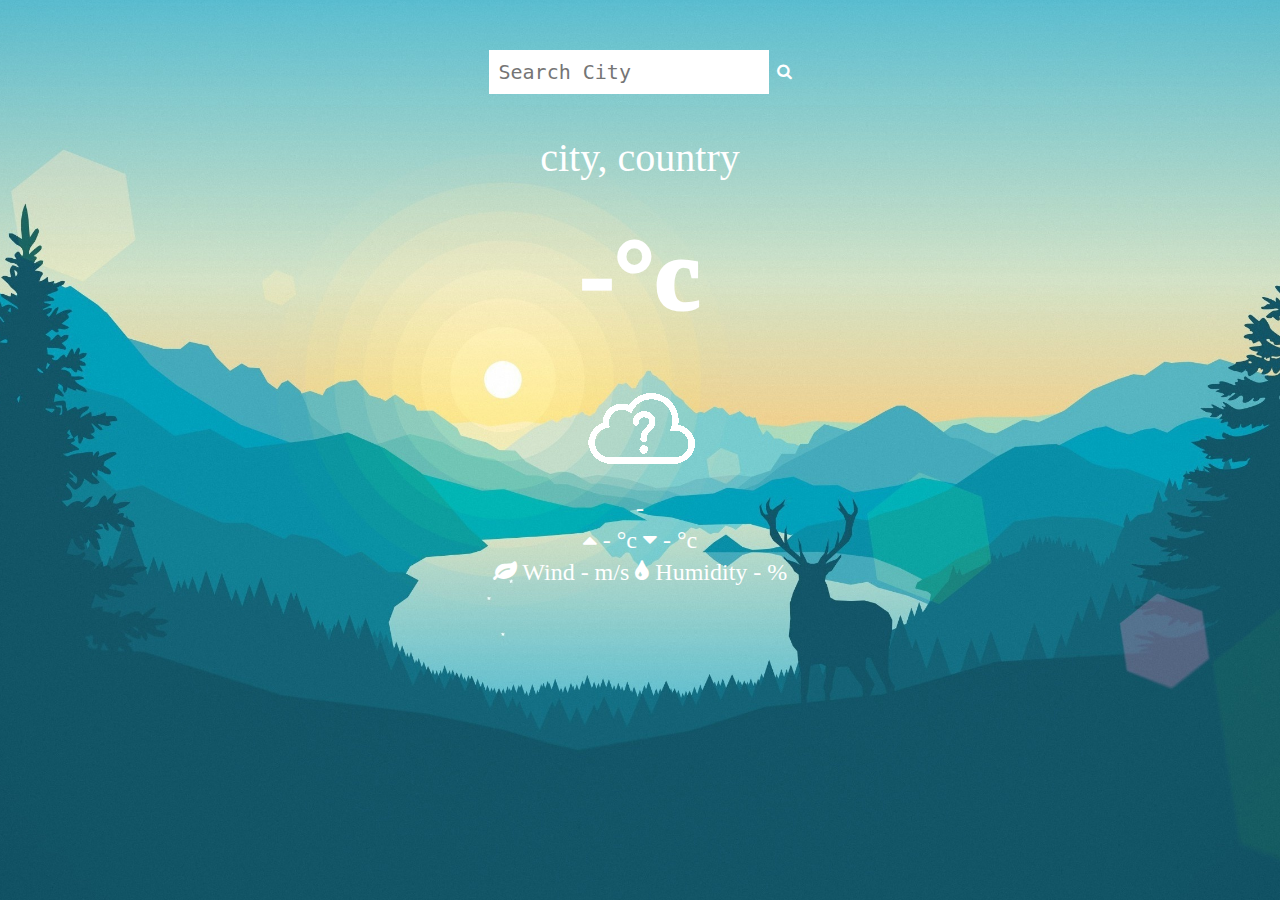
<file: index.html>
<!DOCTYPE html>
<html lang="eng">
<head>
    <meta charset="UTF-8">
    <title>Weather</title>

    <link rel="stylesheet" href="https://stackpath.bootstrapcdn.com/font-awesome/4.7.0/css/font-awesome.min.css">
    <link rel="stylesheet" href="style.css">
    
    
</head>
<body>
    <div class="weatherbody">
        <header>
            <input type="text" placeholder="Search City" id="search-txt">
            <a href="#" id="search-btn"><i class="fa fa-search" aria-hidden="true"></i></a>
        </header>
        <main>
            <section class="lo">
                <span class="city-name">city,</span>
                <span class="country-name">country</span>   
            </section>
            <div class="now">
                <div class="temp">-°c</div>
                <div class="weathericon"><img src="icons/unknown.png"></div>
                <div class="weatherdescription">-</div>
                <div class="hi-low">
                    <i class="fa fa-caret-up" aria-hidden="true"></i><span class="temp-max"> - °c</span>
                    <i class="fa fa-caret-down" aria-hidden="true"></i><span class="temp-min"> - °c</span> 
                </div>
                <div class='windandhumidity'>
                    <i class="fa fa-leaf" aria-hidden="true"></i><span class="wind"> Wind - m/s</span>
                    <i class="fa fa-tint" aria-hidden="true"></i><span class="humidity"> Humidity - %</span>
                </div>
            </div>

        </main>
    </div>
    <script type="text/javascript" src="script.js"></script>
</body>
</html>
</file>
<file: style.css>
*{
    margin: 0;
    padding: 0;
    box-sizing: border-box;

}
body {
    font-family: cursive;
    background-image: url(backgroundday.jpg);
    background-size: cover;
    background-position: top center;
}
.weatherbody{
    display: flex;
    flex-direction: column;
    min-height: 100vh;
}

header{
    display: flex;
    justify-content: center;
    align-items: center;
    padding: 50px 15px 15px;
      
}
header input{
    width: 100%;
    max-width: 280px;
    outline: none;
    border: none;
    padding: 10px ;
    font-size: 20px; 
    transition: 0.2 ease-out;
    font-family:monospace;  
}

header a {
    color: white;
    padding-left: 8px;
    transition: .3s;
    border-radius: 50%;
}
main{
    flex: 1 1 100%;
    padding: 25px 25px 50px;
    display: flex;
    flex-direction: column;
    align-items: center;
    text-align: center;
}
.lo{
    color: white;
    font-size: 40px;
    font-weight: 500;
    margin-bottom: 5px;
}

.now .temp{
    color: white;
    font-size: 102px;
    font-weight: 1000;
    margin: 30px 0px;    
}
.now .weatherdescription{
    margin-bottom: 5px;
}
.now .hi-low{
    color: white;
    font-size: 24px;
    font-weight: 500;
    margin-bottom: 5px;
}
.now .windandhumidity{
    color: white;
    font-size: 24px;
    font-weight: 500;
}

.now .weatherdescription{
    color: white;
    font-size: 24px;
    font-weight: 500;
}
</file>
